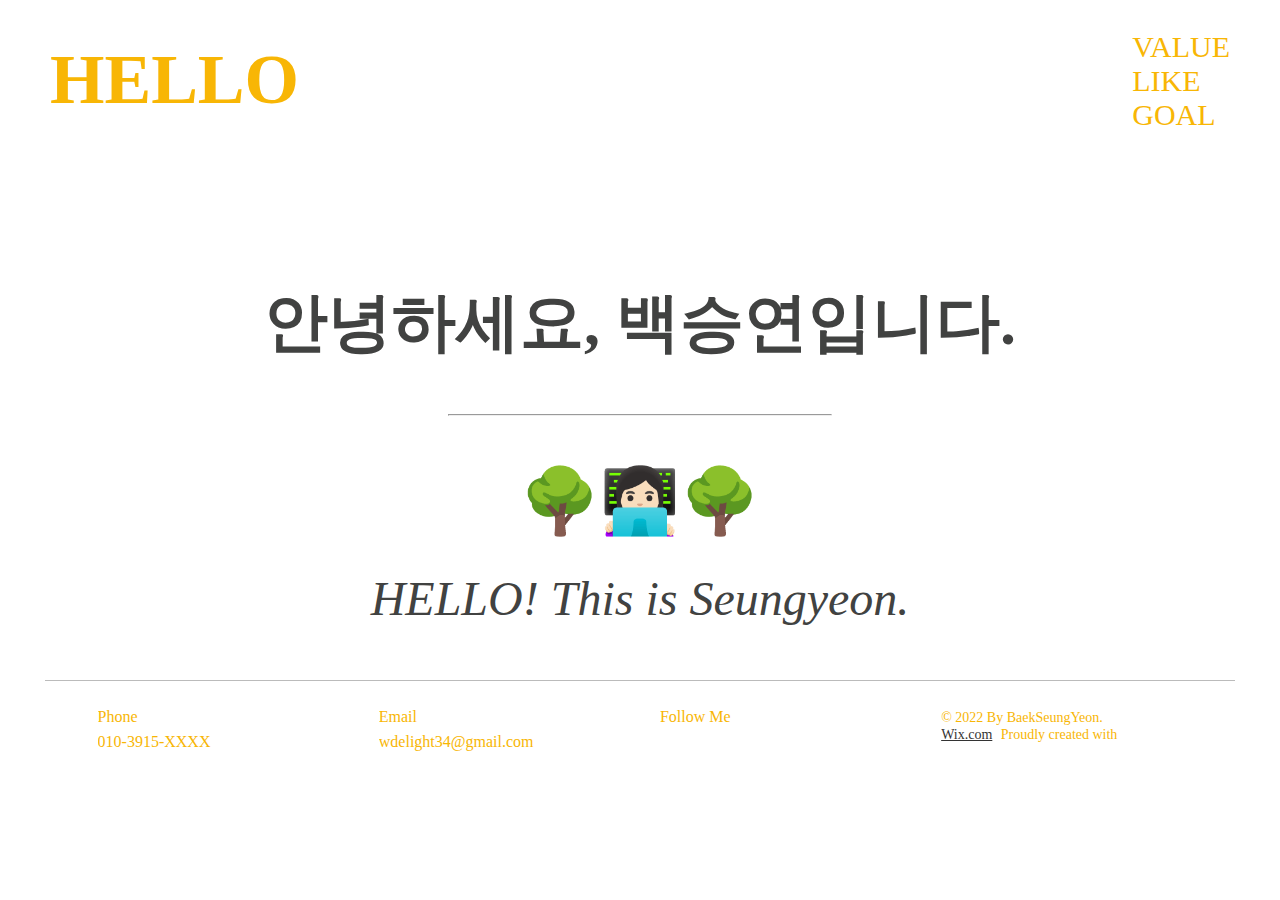
<file: index.html>
<!DOCTYPE html>
<html lang="en">
<head>
    <meta charset="UTF-8">
    <meta http-equiv="X-UA-Compatible" content="IE=edge">
    <meta name="viewport" content="width=device-width, initial-scale=1.0">
    <link href="style.css" rel="stylesheet">
    <link rel="stylesheet" type="text/css" href="index.css">
    <title>BY WDELIGHTC</title>
</head>

<body>
  <div class="main">
    <div class="top">
    <header>
        <div class="HELLO">
            <a href="index.html"><h1>HELLO</h1></a>
        </div>
        <div class="nav">
          <ul>
            <li>
              <a href="value.html">VALUE
              </a>
            </li>
            <li>
              <a href="like.html">LIKE
              </a>
            </li>
            <li>
              <a href="goal.html">GOAL
              </a>
            </li>
          </ul>
        </div>
    </header>
    </div>
  </div>


  <section data-aos="fade-up" data-aos-anchor-placement="top-bottom" data-aos-duration="3000" class="aos-init aos-animate">


    <div class="top">
      <p class="text1">안녕하세요, 백승연입니다.</p>
      <hr>
      <p class="text2">🌳👩🏻&zwj;💻🌳</p>
      <p class="text3">HELLO! This is Seungyeon.</p>
    </div>
   </section>

  </div>

  <footer>
      <ul>
          <li>
              <p>
                  <b>Phone</b>
                  <br>010-3915-XXXX
              </p>
          </li>
          <li>
              <p>
                  <b>Email</b>
                  <br>wdelight34@gmail.com
              </p>
          </li>
          <li>
              <p>
                  <b>Follow Me</b><br>
                  <a href="https://www.instagram.com/cyancompany/" target="_blank">
                      <div><i class="btn btn-light fab fa-instagram"></i></div>
                  </a>
                  <a href="https://github.com/wdelight34" target="_blank">
                      <div><i class="fab fa-github-square"></i></div>
                  </a>
                  <a href="https://velog.io/@wdelight_c" target="_blank">
                      <div><i class="fab fa-blogger"></i></div>
                  </a>
              </p>
          </li>
          <li>
              <p>&copy; 2022 By BaekSeungYeon.
                  <br>Proudly created with <a href="https://wix.com">Wix.com </a>
              </p>
          </li>
      </ul>
  </footer>

</body>
</html>
</file>
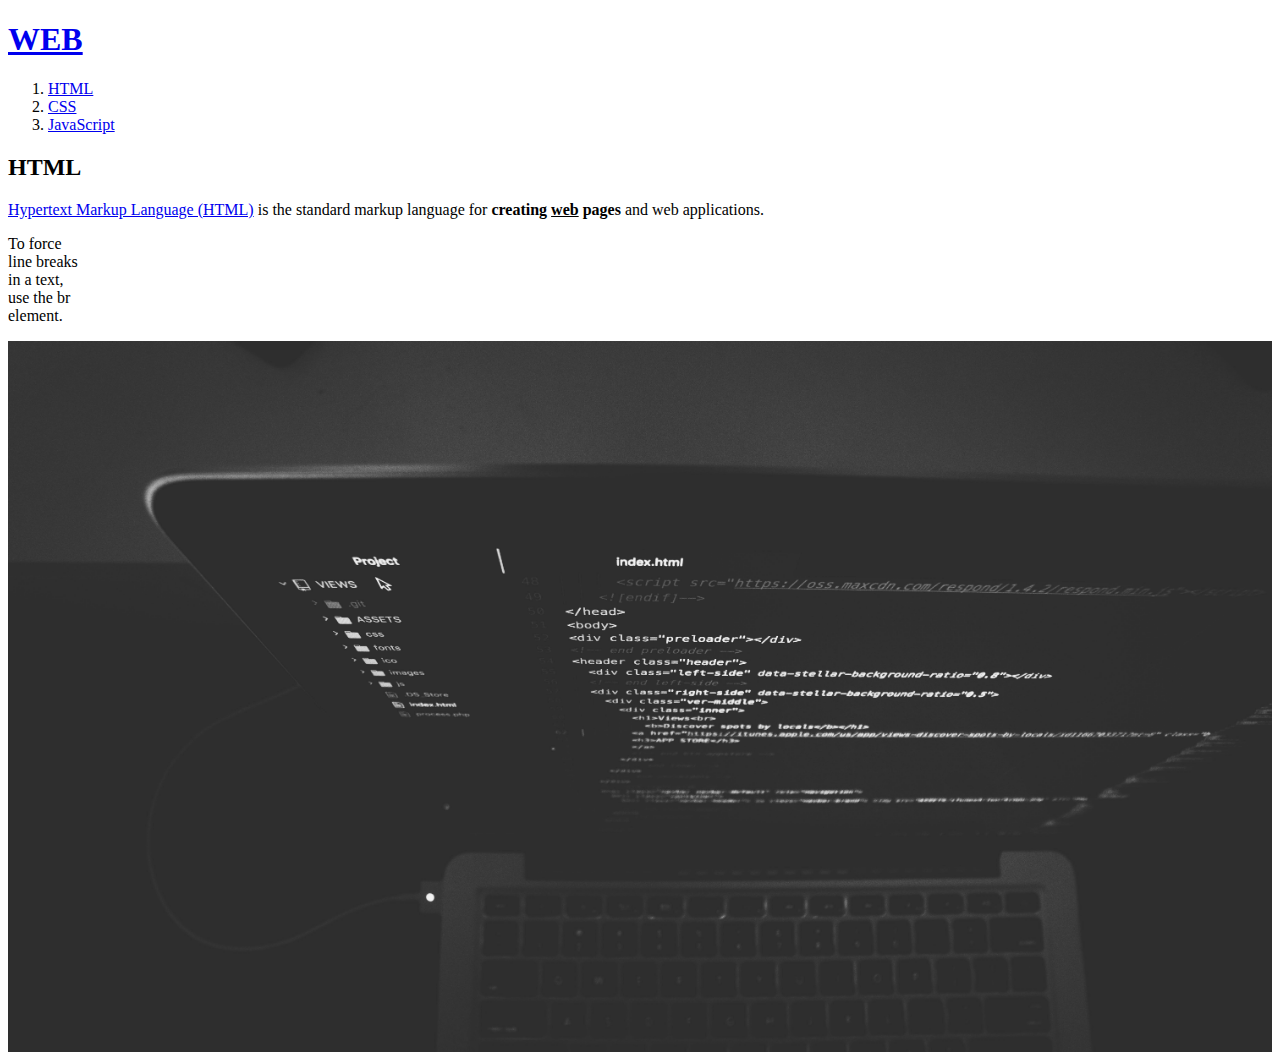
<file: 1.html>
<!doctype html>
<html>
<head>
  <title>WEb1 - HTML</title>
  <meta charset="utf-8">
</head>
<body>
  <h1><a href="index.html">WEB</a></h1>
  <ol>
    <li><a href="1.html">HTML</a></li>
    <li><a href="2.html">CSS</a></li>
    <li><a href="3.html">JavaScript</a></li>
  </ol>
  <h2>HTML</h2>
  <p><a href="https://www.w3.org/TR/2011/WD-html5-20110405/" target="_blank" title="html5 speicification">Hypertext Markup Language (HTML)</a> is the standard markup language for <strong> creating <u>web</u> pages</strong> and web applications.</p>
  <p>To force<br> line breaks<br> in a text,<br> use the br<br> element.</p>
  <img src="coding.jpg" width="100%">
</body>
</html>
</file>
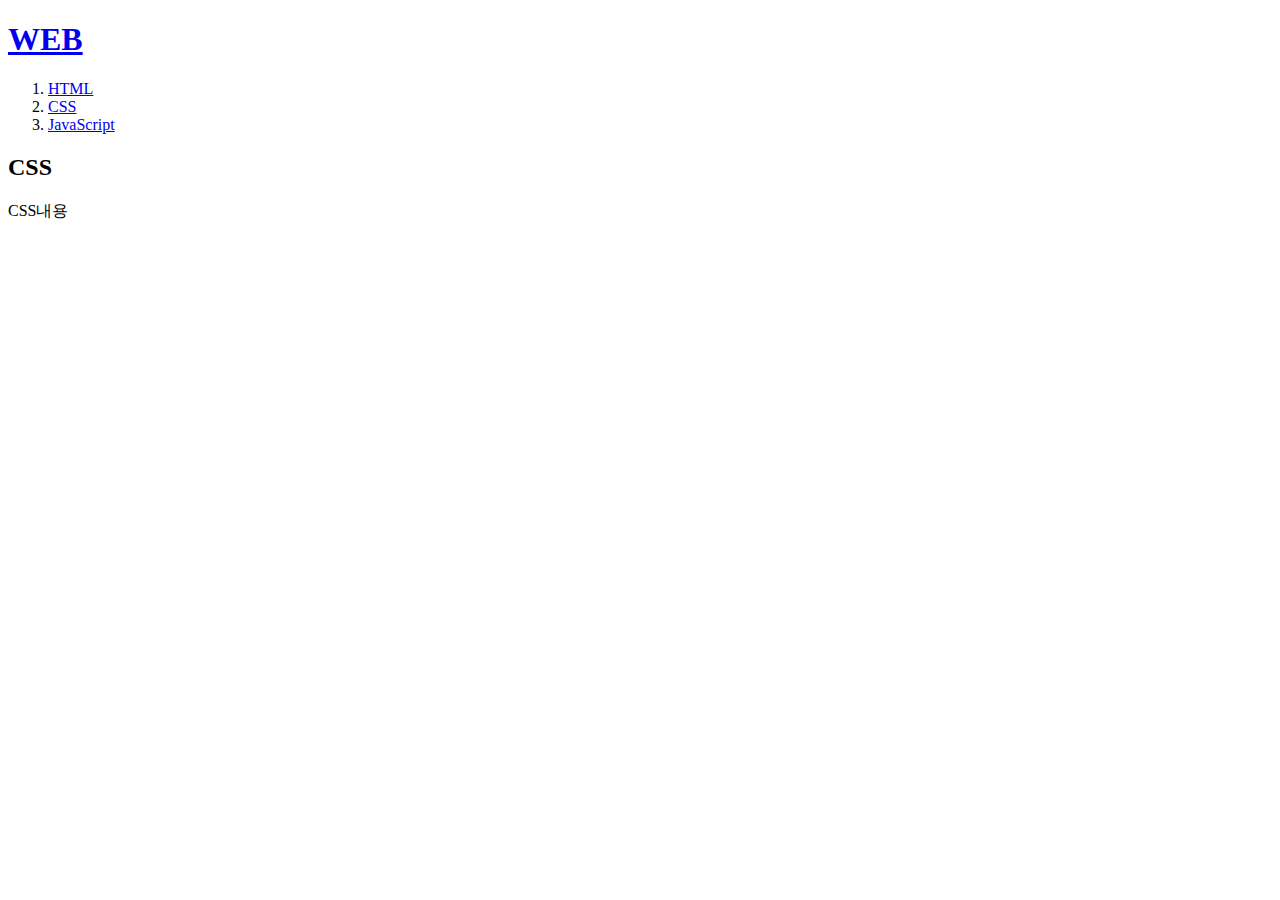
<file: 2.html>
<!doctype html>
<html>
<head>
  <title>WEb1 - html</title>
  <meta charset="utf-8">
</head>
<body>
  <h1><a href="index.html">WEB</a></h1>
  <ol>
    <li><a href="1.html">HTML</a></li>
    <li><a href="2.html">CSS</a></li>
    <li><a href="3.html">JavaScript</a></li>
  </ol>
  <h2>CSS</h2>
  <p>
    CSS내용
  </p>
</body>
</html>
</file>
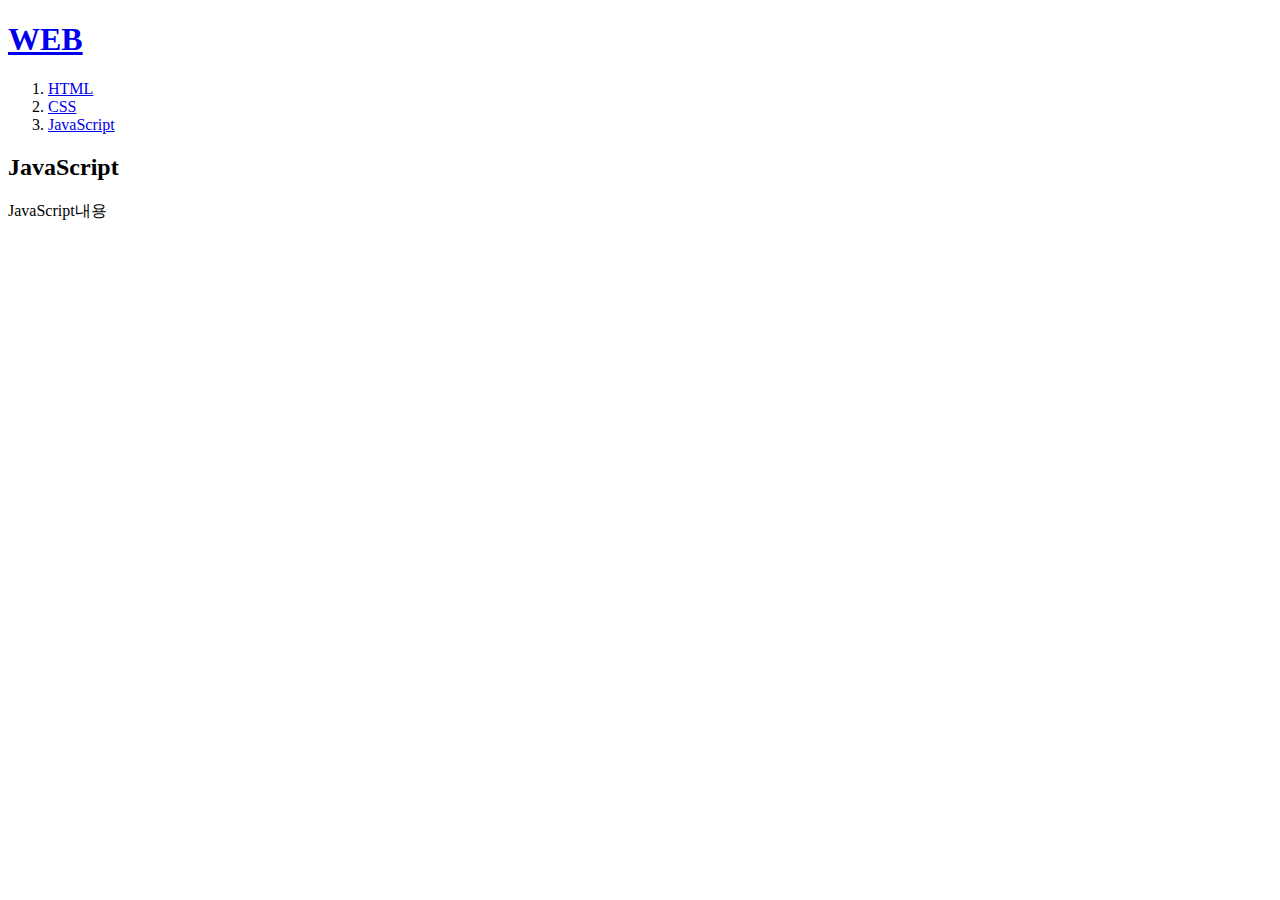
<file: 3.html>
<!doctype html>
<html>
<head>
  <title>WEb1 - html</title>
  <meta charset="utf-8">
</head>
<body>
  <h1><a href="index.html">WEB</a></h1>
  <ol>
    <li><a href="1.html">HTML</a></li>
    <li><a href="2.html">CSS</a></li>
    <li><a href="3.html">JavaScript</a></li>
  </ol>
  <h2>JavaScript</h2>
  <p>
    JavaScript내용
  </p>
</body>
</html>
</file>
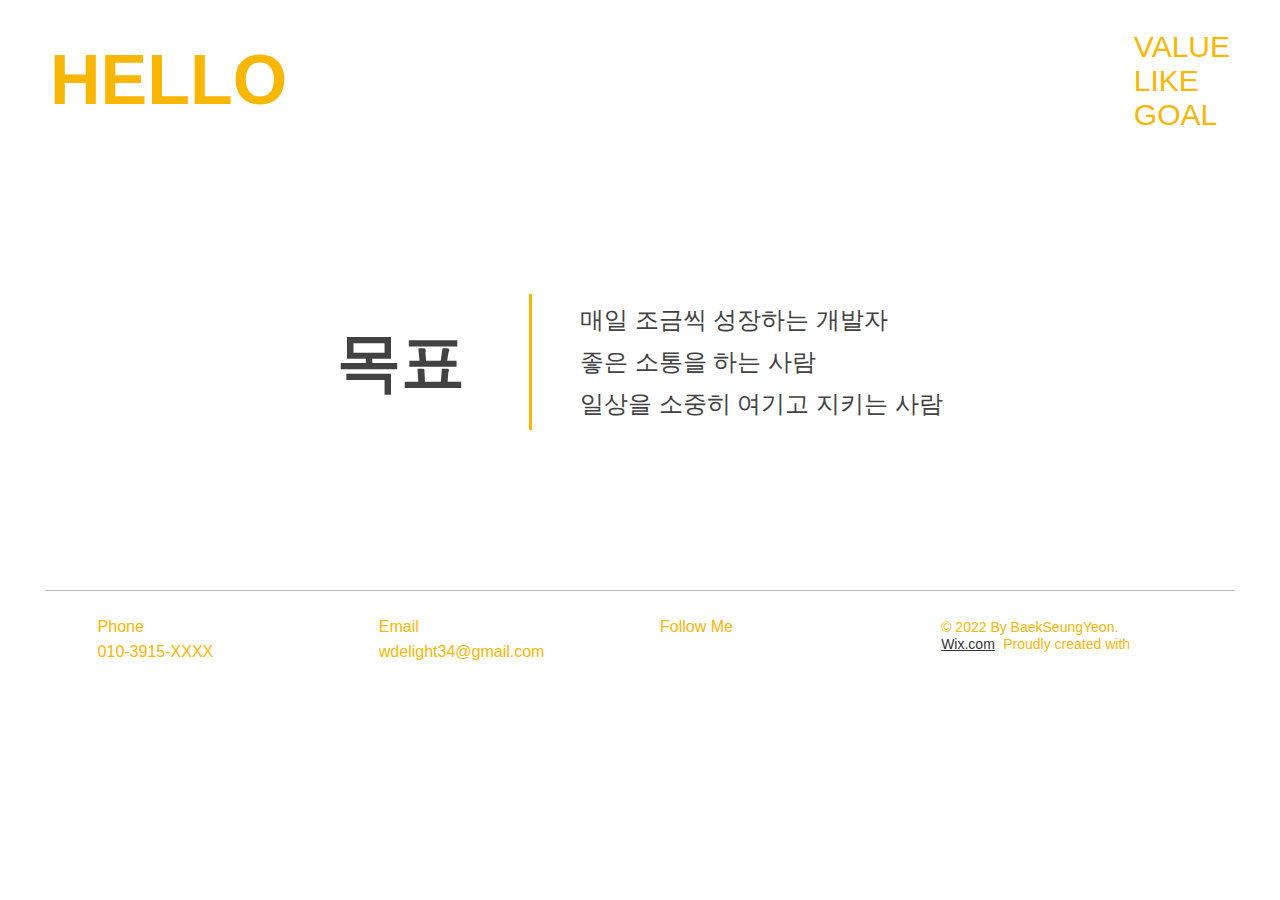
<file: goal.html>
<!DOCTYPE html>
<html lang="en">
<head>
    <meta charset="UTF-8">
    <meta http-equiv="X-UA-Compatible" content="IE=edge">
    <meta name="viewport" content="width=device-width, initial-scale=1.0">
    <link href="goal.css" rel="stylesheet">
    <link href="style.css" rel="stylesheet">
        <title>BY WDELIGHTC!</title>
</head>

<body>
  <div class="main">
    <div class="top">
    <header>
        <div class="HELLO">
            <a href="index.html"><h1>HELLO</h1></a>
        </div>
        <div class="nav">
          <ul>
            <li>
              <a href="value.html">VALUE
              </a>
            </li>
            <li>
              <a href="like.html">LIKE
              </a>
            </li>
            <li>
              <a href="goal.html">GOAL
              </a>
            </li>
          </ul>
        </div>
    </header>
    </div>
  </div>

<div class="contents" id="second">
  <div class="goal-contain">
    <span class="goal-span">목표</span>
        <ul class="goal-list">
            <li>매일 조금씩 성장하는 개발자</li>
            <li>좋은 소통을 하는 사람</li>
            <li>일상을 소중히 여기고 지키는 사람</li>
        </ul>
  </div>
</div>
  </section>

  <footer>
      <ul>
          <li>
              <p>
                  <b>Phone</b>
                  <br>010-3915-XXXX
              </p>
          </li>
          <li>
              <p>
                  <b>Email</b>
                  <br>wdelight34@gmail.com
              </p>
          </li>
          <li>
              <p>
                  <b>Follow Me</b><br>
                  <a href="https://www.instagram.com/cyancompany/" target="_blank">
                      <div><i class="btn btn-light fab fa-instagram"></i></div>
                  </a>
                  <a href="https://github.com/wdelight34" target="_blank">
                      <div><i class="fab fa-github-square"></i></div>
                  </a>
                  <a href="https://velog.io/@wdelight_c" target="_blank">
                      <div><i class="fab fa-blogger"></i></div>
                  </a>
              </p>
          </li>
          <li>
              <p>&copy; 2022 By BaekSeungYeon.
                  <br>Proudly created with <a href="https://wix.com">Wix.com </a>
              </p>
          </li>
      </ul>
  </footer>
</body>
</html>
</file>
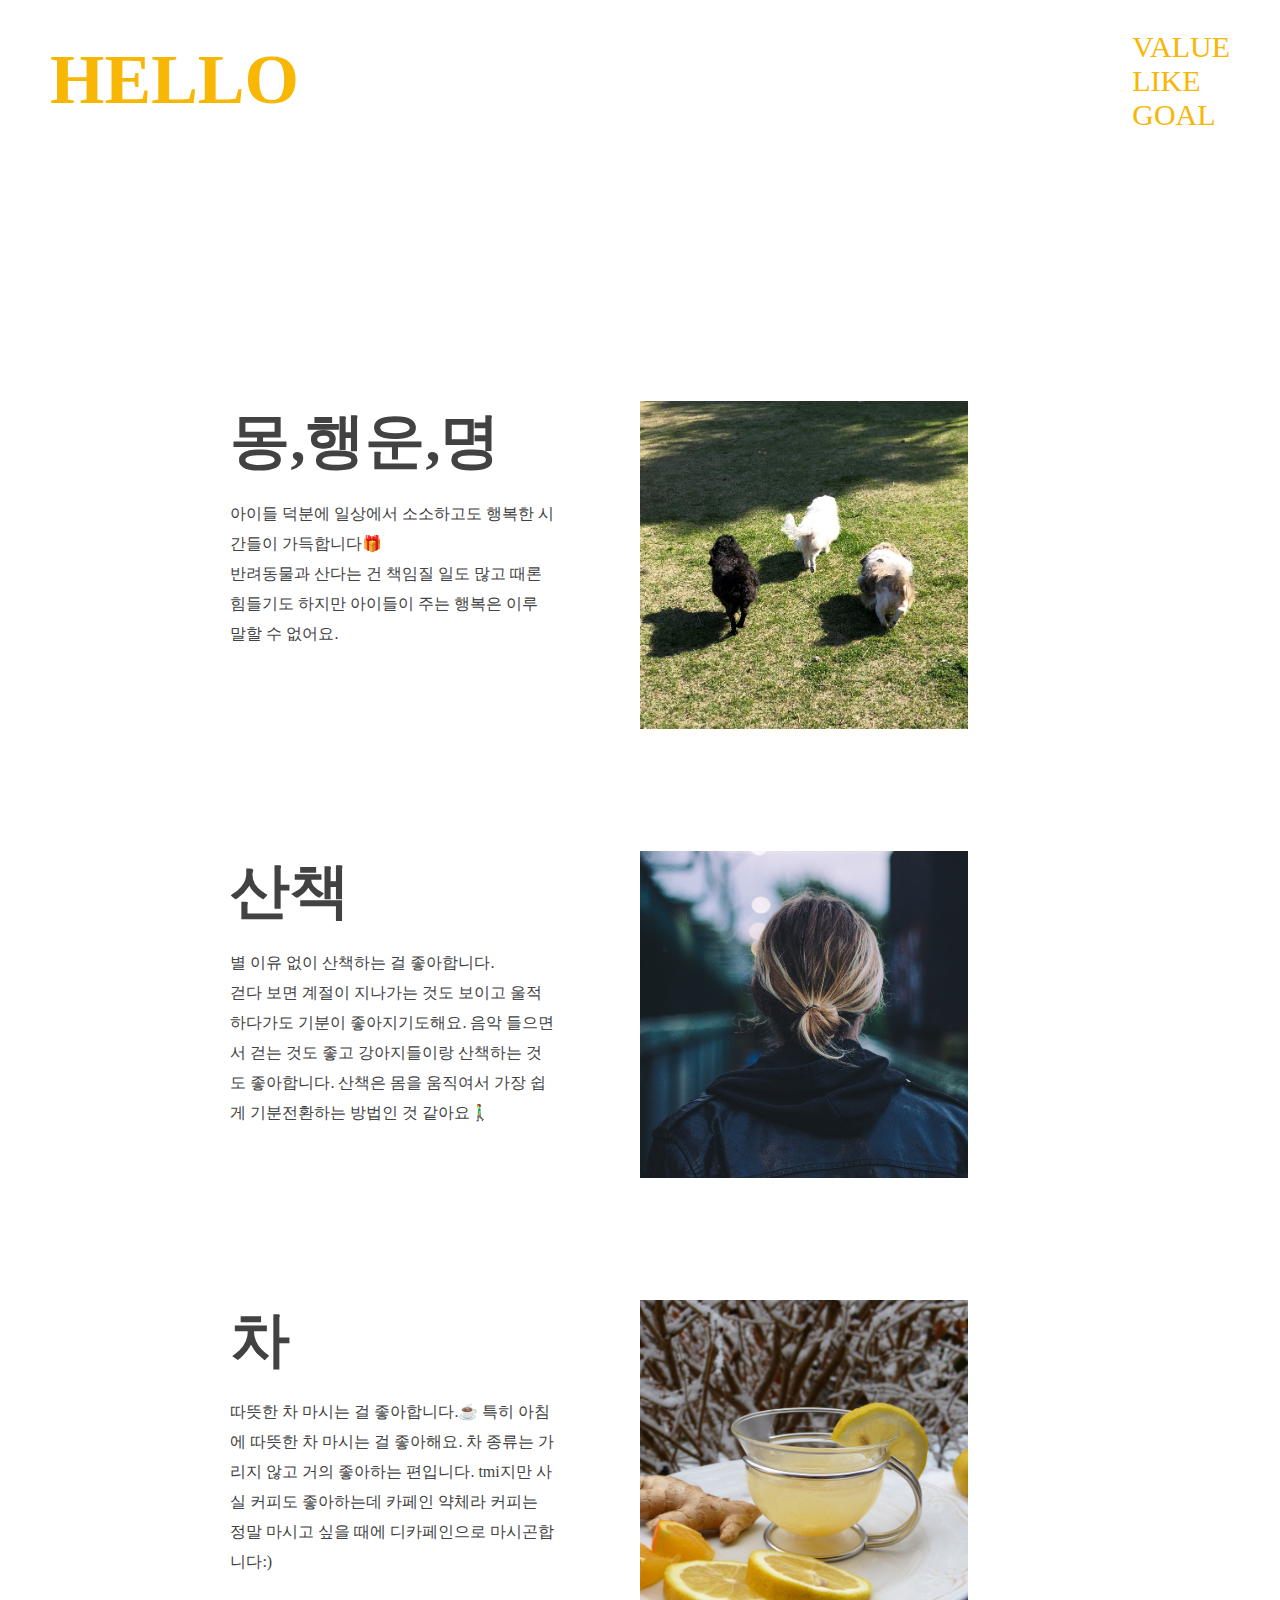
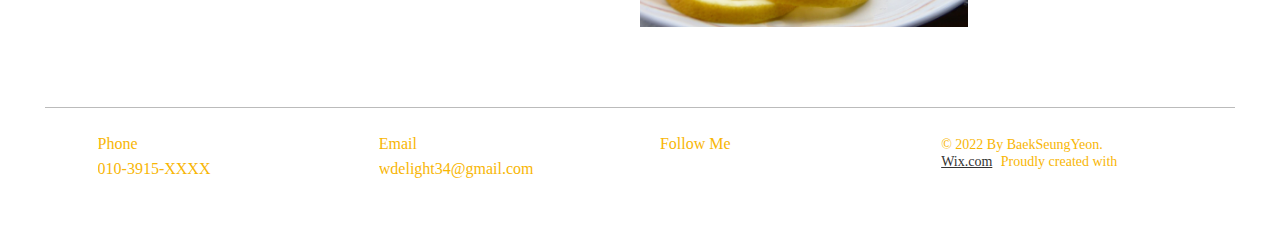
<file: like.html>
<!DOCTYPE html>
<html lang="en">
<head>
    <meta charset="UTF-8">
    <meta http-equiv="X-UA-Compatible" content="IE=edge">
    <meta name="viewport" content="width=device-width, initial-scale=1.0">
    <link href="style.css" rel="stylesheet">
    <link href="like.css" rel="stylesheet">
        <title>BY WDELIGHTC!</title>
</head>

<body>
  <div class="main">
    <div class="top">
    <header>
        <div class="HELLO">
            <a href="index.html"><h1>HELLO</h1></a>
        </div>
        <div class="nav">
          <ul>
            <li>
              <a href="value.html">VALUE
              </a>
            </li>
            <li>
              <a href="like.html">LIKE
              </a>
            </li>
            <li>
              <a href="goal.html">GOAL
              </a>
            </li>
          </ul>
        </div>
    </header>
    </div>
  </div>

  <section data-aos="fade"
  data-aos-anchor-placement="top-bottom" data-aos-duration="3000">
  <div class="container_favorite">
      <div>
          <div class="left">
              <h2>몽,행운,명</h2>
              <p>
                  아이들 덕분에 일상에서 소소하고도 행복한 시간들이 가득합니다🎁<br>
                  반려동물과 산다는 건 책임질 일도 많고 때론 힘들기도 하지만 아이들이 주는 행복은 이루 말할 수 없어요.
              </p>
          </div>
          <div class="right">
              <img src="./mong.jpg" width="80%">
          </div>
      </div>
      <div>
          <div class="left">
              <h2>산책</h2>
              <p>
                별 이유 없이 산책하는 걸 좋아합니다.<br>
                걷다 보면 계절이 지나가는 것도 보이고 울적하다가도 기분이 좋아지기도해요. 음악 들으면서 걷는 것도 좋고 강아지들이랑 산책하는 것도 좋아합니다. 산책은 몸을 움직여서 가장 쉽게 기분전환하는 방법인 것 같아요🚶‍♂️</p>
          </div>
          <div class="right">
              <img src="./walk.jpg" width="80%">
          </div>
      </div>
      <div>
          <div class="left">
              <h2>차</h2>
              <p>
                따뜻한 차 마시는 걸 좋아합니다.☕
                특히 아침에 따뜻한 차 마시는 걸 좋아해요. 차 종류는 가리지 않고 거의 좋아하는 편입니다. tmi지만 사실 커피도 좋아하는데 카페인 약체라 커피는 정말 마시고 싶을 때에 디카페인으로 마시곤합니다:)
              </p>
          </div>
          <div class="right">
              <img src="./tea.jpg" width="80%">
          </div>
      </div>
  </div>
  </section>

    </div>
  </div>
  <footer>
      <ul>
          <li>
              <p>
                  <b>Phone</b>
                  <br>010-3915-XXXX
              </p>
          </li>
          <li>
              <p>
                  <b>Email</b>
                  <br>wdelight34@gmail.com
              </p>
          </li>
          <li>
              <p>
                  <b>Follow Me</b><br>
                  <a href="https://www.instagram.com/cyancompany/" target="_blank">
                      <div><i class="btn btn-light fab fa-instagram"></i></div>
                  </a>
                  <a href="https://github.com/wdelight34" target="_blank">
                      <div><i class="fab fa-github-square"></i></div>
                  </a>
                  <a href="https://velog.io/@wdelight_c" target="_blank">
                      <div><i class="fab fa-blogger"></i></div>
                  </a>
              </p>
          </li>
          <li>
              <p>&copy; 2022 By BaekSeungYeon.
                  <br>Proudly created with <a href="https://wix.com">Wix.com </a>
              </p>
          </li>
      </ul>
  </footer>
</body>
</html>
</file>
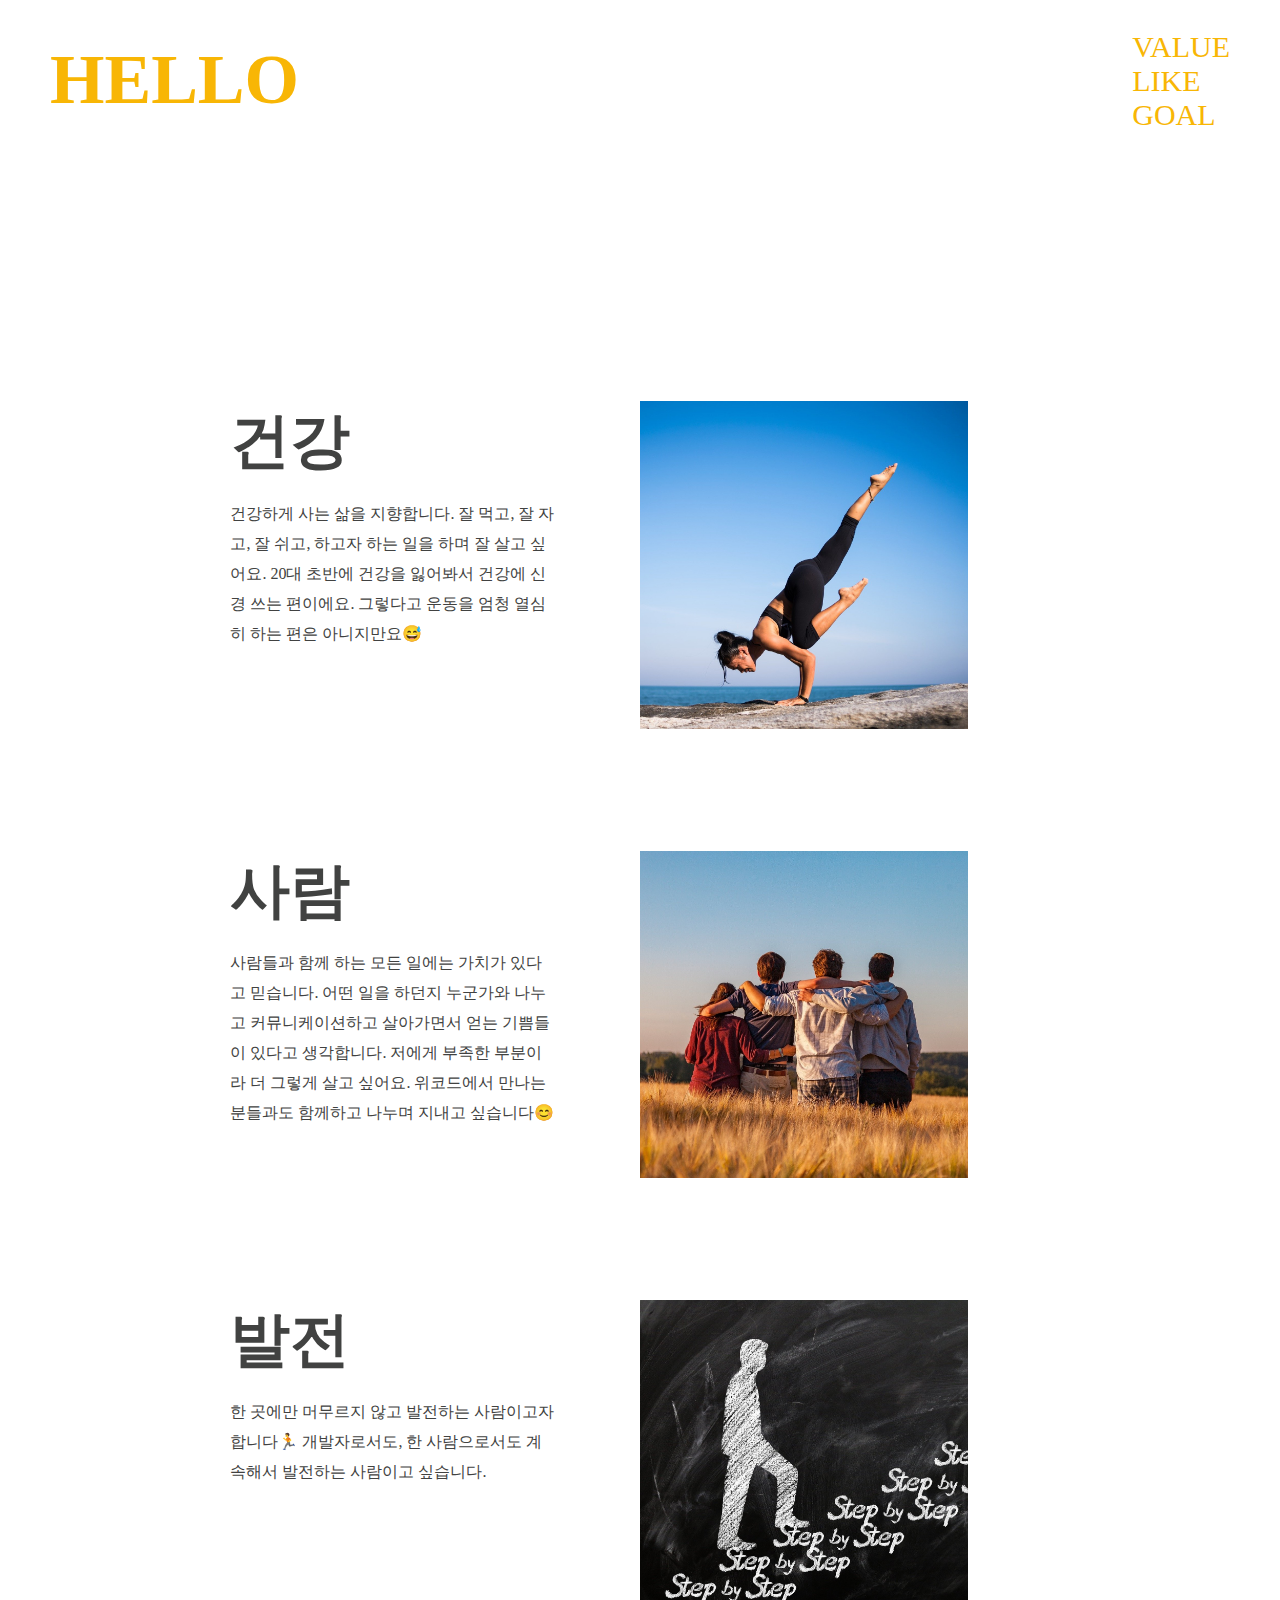
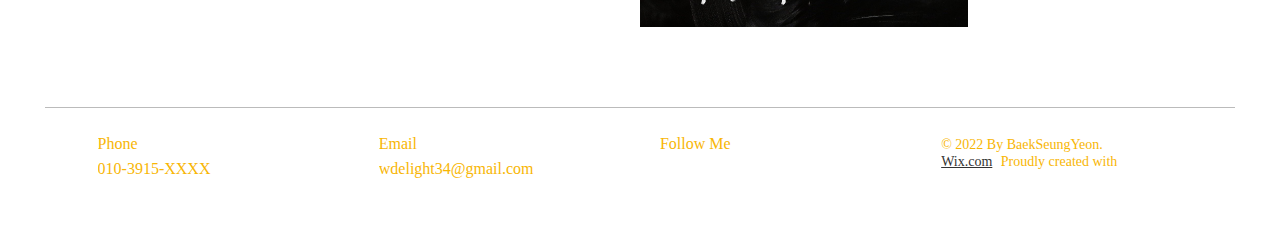
<file: value.html>
<!DOCTYPE html>
<html lang="en">
<head>
    <meta charset="UTF-8">
    <meta http-equiv="X-UA-Compatible" content="IE=edge">
    <meta name="viewport" content="width=device-width, initial-scale=1.0">
    <link href="style.css" rel="stylesheet">
    <link rel="stylesheet" type="text/css" href="like.css">
    <title>BY WDELIGHTC</title>
</head>

<body>
  <div class="main">
    <div class="top">
    <header>
        <div class="HELLO">
            <a href="index.html"><h1>HELLO</h1></a>
        </div>
        <div class="nav">
          <ul>
            <li>
              <a href="value.html">VALUE
              </a>
            </li>
            <li>
              <a href="like.html">LIKE
              </a>
            </li>
            <li>
              <a href="goal.html">GOAL
              </a>
            </li>
          </ul>
        </div>
    </header>
    </div>
  </div>

  <section data-aos="fade"
  data-aos-anchor-placement="top-bottom" data-aos-duration="3000">
  <div class="container_favorite">
      <div>
          <div class="left">
              <h2>건강</h2>
              <p>
                건강하게 사는 삶을 지향합니다.
                잘 먹고, 잘 자고, 잘 쉬고, 하고자 하는 일을 하며 잘 살고 싶어요.
                20대 초반에 건강을 잃어봐서 건강에 신경 쓰는 편이에요. 그렇다고 운동을 엄청 열심히 하는 편은 아니지만요😅
              </p>
          </div>
          <div class="right">
              <img src="./health.jpg" width="80%">
          </div>
      </div>
      <div>
          <div class="left">
              <h2>사람</h2>
              <p>
                사람들과 함께 하는 모든 일에는 가치가 있다고 믿습니다.
                어떤 일을 하던지 누군가와 나누고 커뮤니케이션하고 살아가면서 얻는 기쁨들이 있다고 생각합니다. 저에게 부족한 부분이라 더 그렇게 살고 싶어요. 위코드에서 만나는 분들과도 함께하고 나누며 지내고 싶습니다😊
              </p>
          </div>
          <div class="right">
              <img src="./people.jpg" width="80%">
          </div>
      </div>
      <div>
          <div class="left">
              <h2>발전</h2>
              <p>
                한 곳에만 머무르지 않고 발전하는 사람이고자 합니다🏃 개발자로서도, 한 사람으로서도 계속해서 발전하는 사람이고 싶습니다.
              </p>
          </div>
          <div class="right">
              <img src="./development.jpg" width="80%">
          </div>
      </div>
  </div>
  </section>

  <footer>
      <ul>
          <li>
              <p>
                  <b>Phone</b>
                  <br>010-3915-XXXX
              </p>
          </li>
          <li>
              <p>
                  <b>Email</b>
                  <br>wdelight34@gmail.com
              </p>
          </li>
          <li>
              <p>
                  <b>Follow Me</b><br>
                  <a href="https://www.instagram.com/cyancompany/" target="_blank">
                      <div><i class="btn btn-light fab fa-instagram"></i></div>
                  </a>
                  <a href="https://github.com/wdelight34" target="_blank">
                      <div><i class="fab fa-github-square"></i></div>
                  </a>
                  <a href="https://velog.io/@wdelight_c" target="_blank">
                      <div><i class="fab fa-blogger"></i></div>
                  </a>
              </p>
          </li>
          <li>
              <p>&copy; 2022 By BaekSeungYeon.
                  <br>Proudly created with <a href="https://wix.com">Wix.com </a>
              </p>
          </li>
      </ul>
  </footer>
  <script src="clickToMove.js"></script>
</body>
</html>
</file>
<file: style.css>
:root {
  /* 색상 */
  --text-color: white;
  --background-color: white;
  --accent-color: rgb(248 182 5);
}

html {
  scroll-behavior: smooth;
}



  /* header */
  * {
    box-sizing: border-box;
    background-color: var(--background-color);
    margin: 0;
  }

  header {
    display: flex;
    justify-content: space-between;
    color: var(--text-color);
    margin-top: 30px;
  }

  .top {
    list-style: none;
    height: 200px;
    width: 100%;
  }

.HELLO {
    display: flex;
    cursor: pointer;
    float: left;
    margin-left: 50px;
    margin-top: 10px;
    font-size: 35px;
    color: rgb(248 182 5);
  }

.HELLO a{
  text-decoration: none;
  color: var(--accent-color);
}

  .nav a{
    text-decoration: none;
    color: var(--accent-color);
    margin: 20px 50px;
    font-size: 30px;
  }

    ul {
      position: ;
    }

    li {
      list-style: none;
    }
  /* header */



  /* footer */
  footer {
      width: 93%; height: 130px;
      border-top: 1px solid #bbb;
      padding: 1% 1%;
      margin:0 auto;
  }

  footer ul {
      display: flex;
  }

  footer ul li {
      width: 25%;
      line-height: 25px;
      margin-top: 10px;
      overflow:hidden;
  }

  footer ul li:nth-child(3) {
      height: 100px;
  }

  footer ul li:last-child {
      font-size: 14px;
      padding-top: 5px;
      line-height: 17px;
  }

  footer ul li p {
      font-weight: 300;
      color: rgb(248 182 5);
  }

  footer a {
      text-decoration: underline;
      color: #333;
  }

  footer .fab {
      padding-right: 2%;
      font-size: 22px;
      color: #555;
  }

  footer ul li a {
      float:left;
      padding-right:3%;
  }
  /* footer */

  /* 반응형 */
@media screen and (max-width: 768px) {
}
</file>
<file: index.css>
section {
  height: 50vh;
  width: 100%;
  padding-top: 10vh;
}

section .top {

  display: flex;
  flex-direction: column;
  align-items: center;
  justify-content: center;
  color: rgb(65 66 65);
}

section .top .text1 {
  margin-top: 4rem;
  margin-bottom: 3rem;
  font-size: 4rem;
  font-weight: 700;
}

section .top .text2 {
  margin-top: 3rem;
  font-size: 4rem;
  font-weight:450;
}

section .top .text3 {
  margin-top: 2rem;
  font-size: 3rem;
  font-weight:450;
  font-style: italic;
}

hr {
    width: 30%;
    color: white;
}


/* value 페이지 */
.contents {
  height: 45vh;
  width: 120%;
  padding-right: 250px;
}

#third{
  display: flex;
  align-items: center;
  flex-direction: column;
}

.like-contain {
  display: flex;
  justify-content: center;
  align-items: center;
  width: inherit;
  height: 70%;
}
.like {
  width: 18%;
  height: 90%;
  margin: 0 1rem;
  box-shadow: 7px 10px 15px #8e9296;
  opacity: 1;
  display: flex;
  align-items: center;
  justify-content: center;
  flex-direction: column;
  color: #000000;
  text-align: center;
  font-size: 0px;
}
.like:hover {
  font-size: 1rem;
}
.titles {
  display: flex;
  justify-content: center;
  align-items: center;
  width: inherit;
  flex-direction: row;
}
.titles span {
  width: 18%;
  margin: 0 1rem;
  height: auto;
  text-align: center;
  font-size: 20px;
}
#like-first {
  background: url('img/health.jpg');
  background-repeat: no-repeat;
  background-size: cover;
}
#like-first:hover {
  background-image: linear-gradient(rgba(0, 0, 0, 0.8), rgba(0, 0, 0, 0.8)),
    url('img/health.jpg');
}
#like-second {
  background: url('img/people.jpg');
  background-repeat: no-repeat;
  background-size: cover;
}
#like-second:hover {
  background-image: linear-gradient(rgba(0, 0, 0, 0.8), rgba(0, 0, 0, 0.8)),
    url('img/people.jpg');
}
#like-third {
  background: url('img/development.jpg');
  background-repeat: no-repeat;
  background-size: cover;
}
#like-third:hover {
  background-image: linear-gradient(rgba(0, 0, 0, 0.8), rgba(0, 0, 0, 0.8)),
    url('img/development.jpg');
}

#fourth {
  background-color: whitesmoke;
  display: flex;
  justify-content: center;
  align-items: center;
}



}
</file>
<file: goal.css>
/*goal 부분*/
#second {
    display: flex;
    justify-content: center;
    align-items: center;
    flex-direction: column;
    padding-bottom: 6rem;
  }

.contents {
    height: 40vh;
    width: 100%;
}

body {
    margin: 0;
    font-family: Arial, Helvetica, sans-serif;
}

.goal-contain {
    display: flex;
    flex-direction: row;
    align-items: center;
}

.goal-span {
    font-size: 4rem;
    font-weight: bold;
    padding-right: 3rem;
    margin-right: 1rem;
    color: rgb(65 66 65);
}

.goal-list {
    padding: 0;
    padding-left: 3rem;
    list-style: none;
    border-left: #f8b605 solid 3px;
    color: rgb(65 66 65);
}

.goal-list li {
    font-size: 1.5rem;
    margin: 10px 0;

ul {
    display: block;
    list-style-type: disc;
    margin-block-start: 1em;
    margin-block-end: 1em;
    margin-inline-start: 0px;
    margin-inline-end: 0px;
    padding-inline-start: 40px;
}

li {
    display: list-item;
    text-align: -webkit-match-parent;
}
</file>
<file: like.css>
/*like 부분*/
section {
    padding: 7% 18%;
    margin: 0 auto;
}

section .container_favorite div {
    width: 100%;
    height: 400px;
    margin: 3% auto;
    padding-top: 2%;

}
section .container_favorite .left {
    width:40%; float:left;
}
section .container_favorite .right {
    width:50%; float:right;
}

section h2 {
    font-size: 60px;
    padding-bottom: 3%;
    color: rgb(65 66 65);
}

section p {
    padding-top: 2%;
    font-weight: 350;
    line-height: 30px;
    color: rgb(65 66 65);
  }
</file>
